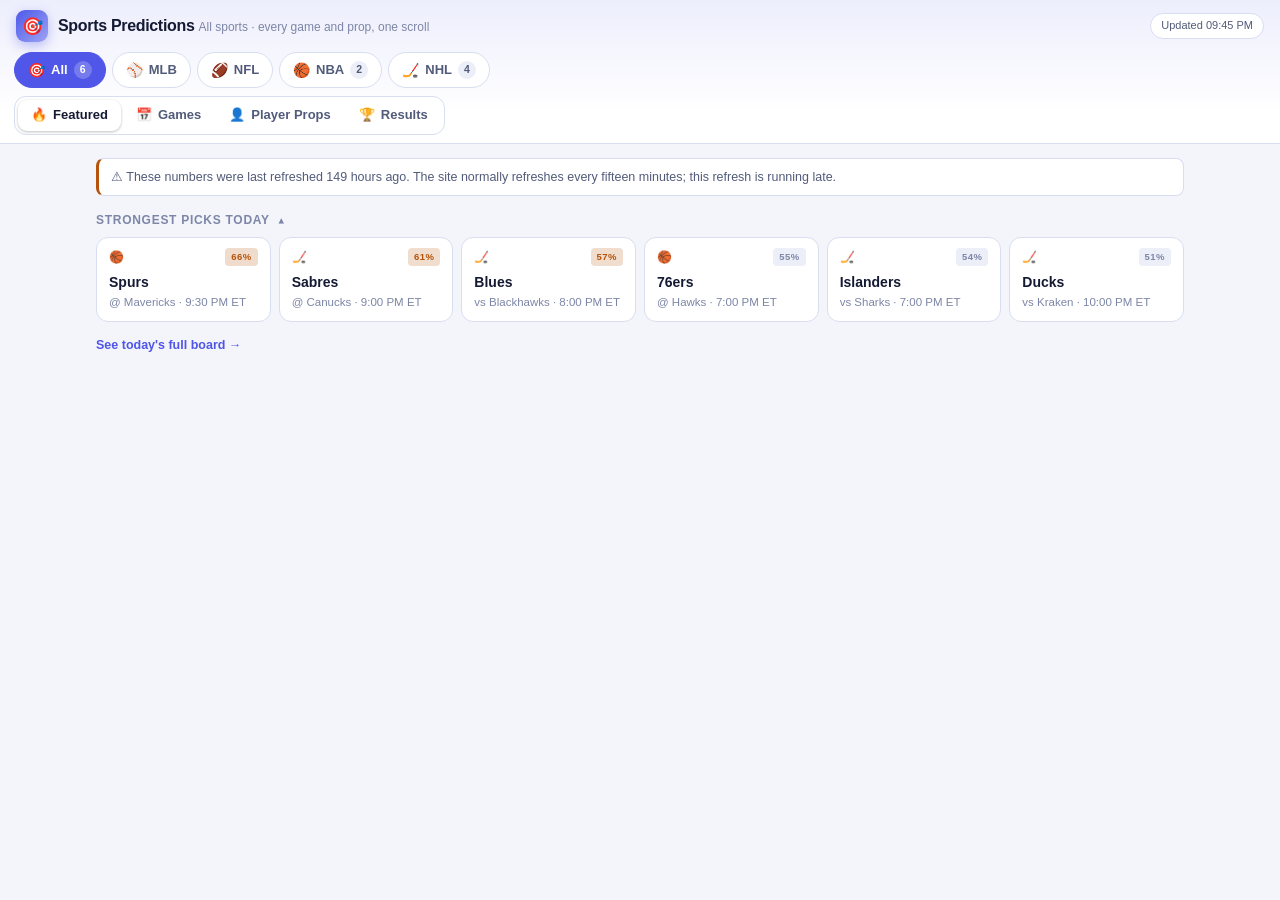
<file: index.html>
<!DOCTYPE html>
<html lang="en">
<head>
<meta charset="UTF-8">
<meta name="viewport" content="width=device-width, initial-scale=1.0, viewport-fit=cover">
<meta name="description" content="Game picks and player props for MLB, NFL, NBA and NHL, with a public track record for MLB, NFL, NBA and NHL, refreshed hourly.">
<meta name="color-scheme" content="dark light">
<title>Sports Predictions — MLB, NFL, NBA & NHL</title>
<link rel="icon" href="data:image/svg+xml,<svg xmlns=%22http://www.w3.org/2000/svg%22 viewBox=%220 0 16 16%22><text y=%2213%22 font-size=%2213%22>🎯</text></svg>">
<link rel="preload" as="script" href="assets/app.js?v=50f587cd">
<link rel="stylesheet" href="assets/app.css?v=50f587cd">
<style id="accent-style"></style>
</head>
<body>
<header class="top">
  <div class="brand">
    <span class="brand-mark" aria-hidden="true">🎯</span>
    <span>
      <span class="brand-name">Sports Predictions</span>
      <span class="brand-sub" id="brand-sub">Game picks and player props for MLB, NFL, NBA and NHL, with a public track record</span>
    </span>
    <span class="brand-spacer"></span>
    <span class="live-pill" id="live-pill">Loading…</span>
  </div>
  <nav class="sports" id="sports" role="tablist" aria-label="Sport"></nav>
  <nav class="views" id="views" role="tablist" aria-label="View"></nav>
</header>
<main class="wrap" id="main">
  <div class="games"><div class="skeleton"></div><div class="skeleton"></div><div class="skeleton"></div></div>
</main>
<script>
window.SP_LEAGUES=["mlb", "nfl", "nba", "nhl"];
window.SP_DEFAULT_LEAGUE="all";
</script>
<script src="data/nba.js"></script>
<script src="assets/app.js?v=50f587cd" defer></script>
</body>
</html>
</file>
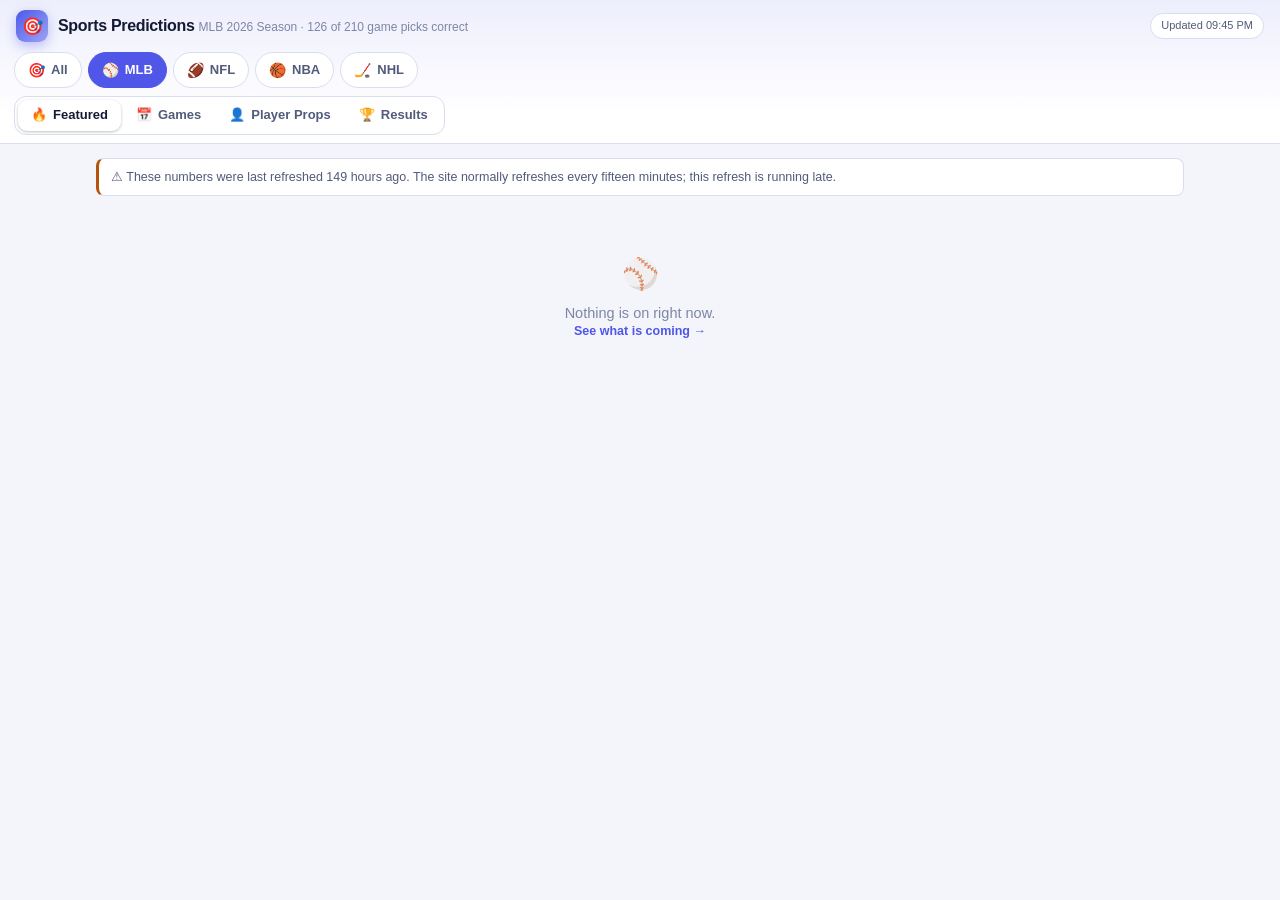
<file: mlb.html>
<!DOCTYPE html>
<html lang="en">
<head>
<meta charset="UTF-8">
<meta name="viewport" content="width=device-width, initial-scale=1.0, viewport-fit=cover">
<meta name="description" content="MLB game predictions and player prop projections.">
<meta name="color-scheme" content="dark light">
<title>Sports Predictions — MLB</title>
<link rel="icon" href="data:image/svg+xml,<svg xmlns=%22http://www.w3.org/2000/svg%22 viewBox=%220 0 16 16%22><text y=%2213%22 font-size=%2213%22>🎯</text></svg>">
<link rel="preload" as="script" href="assets/app.js?v=50f587cd">
<link rel="stylesheet" href="assets/app.css?v=50f587cd">
<style id="accent-style"></style>
</head>
<body>
<header class="top">
  <div class="brand">
    <span class="brand-mark" aria-hidden="true">🎯</span>
    <span>
      <span class="brand-name">Sports Predictions</span>
      <span class="brand-sub" id="brand-sub">Game picks and player props for MLB, NFL, NBA and NHL, with a public track record</span>
    </span>
    <span class="brand-spacer"></span>
    <span class="live-pill" id="live-pill">Loading…</span>
  </div>
  <nav class="sports" id="sports" role="tablist" aria-label="Sport"></nav>
  <nav class="views" id="views" role="tablist" aria-label="View"></nav>
</header>
<main class="wrap" id="main">
  <div class="games"><div class="skeleton"></div><div class="skeleton"></div><div class="skeleton"></div></div>
</main>
<script>
window.SP_LEAGUES=["mlb", "nfl", "nba", "nhl"];
window.SP_DEFAULT_LEAGUE="mlb";
</script>
<script src="data/mlb.js"></script>
<script src="assets/app.js?v=50f587cd" defer></script>
</body>
</html>
</file>
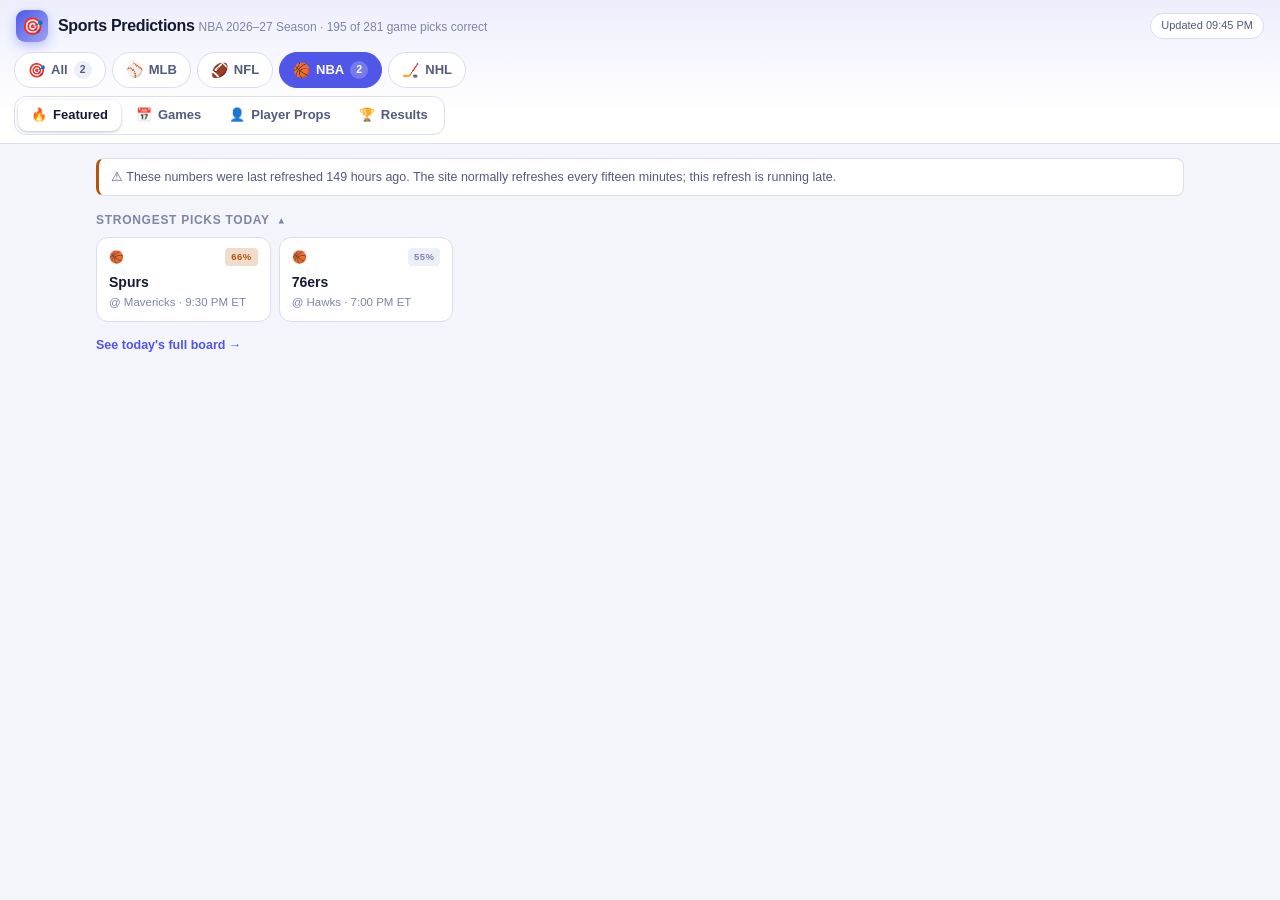
<file: nba.html>
<!DOCTYPE html>
<html lang="en">
<head>
<meta charset="UTF-8">
<meta name="viewport" content="width=device-width, initial-scale=1.0, viewport-fit=cover">
<meta name="description" content="NBA game predictions and player prop projections.">
<meta name="color-scheme" content="dark light">
<title>Sports Predictions — NBA</title>
<link rel="icon" href="data:image/svg+xml,<svg xmlns=%22http://www.w3.org/2000/svg%22 viewBox=%220 0 16 16%22><text y=%2213%22 font-size=%2213%22>🎯</text></svg>">
<link rel="preload" as="script" href="assets/app.js?v=50f587cd">
<link rel="stylesheet" href="assets/app.css?v=50f587cd">
<style id="accent-style"></style>
</head>
<body>
<header class="top">
  <div class="brand">
    <span class="brand-mark" aria-hidden="true">🎯</span>
    <span>
      <span class="brand-name">Sports Predictions</span>
      <span class="brand-sub" id="brand-sub">Game picks and player props for MLB, NFL, NBA and NHL, with a public track record</span>
    </span>
    <span class="brand-spacer"></span>
    <span class="live-pill" id="live-pill">Loading…</span>
  </div>
  <nav class="sports" id="sports" role="tablist" aria-label="Sport"></nav>
  <nav class="views" id="views" role="tablist" aria-label="View"></nav>
</header>
<main class="wrap" id="main">
  <div class="games"><div class="skeleton"></div><div class="skeleton"></div><div class="skeleton"></div></div>
</main>
<script>
window.SP_LEAGUES=["mlb", "nfl", "nba", "nhl"];
window.SP_DEFAULT_LEAGUE="nba";
</script>
<script src="data/nba.js"></script>
<script src="assets/app.js?v=50f587cd" defer></script>
</body>
</html>
</file>
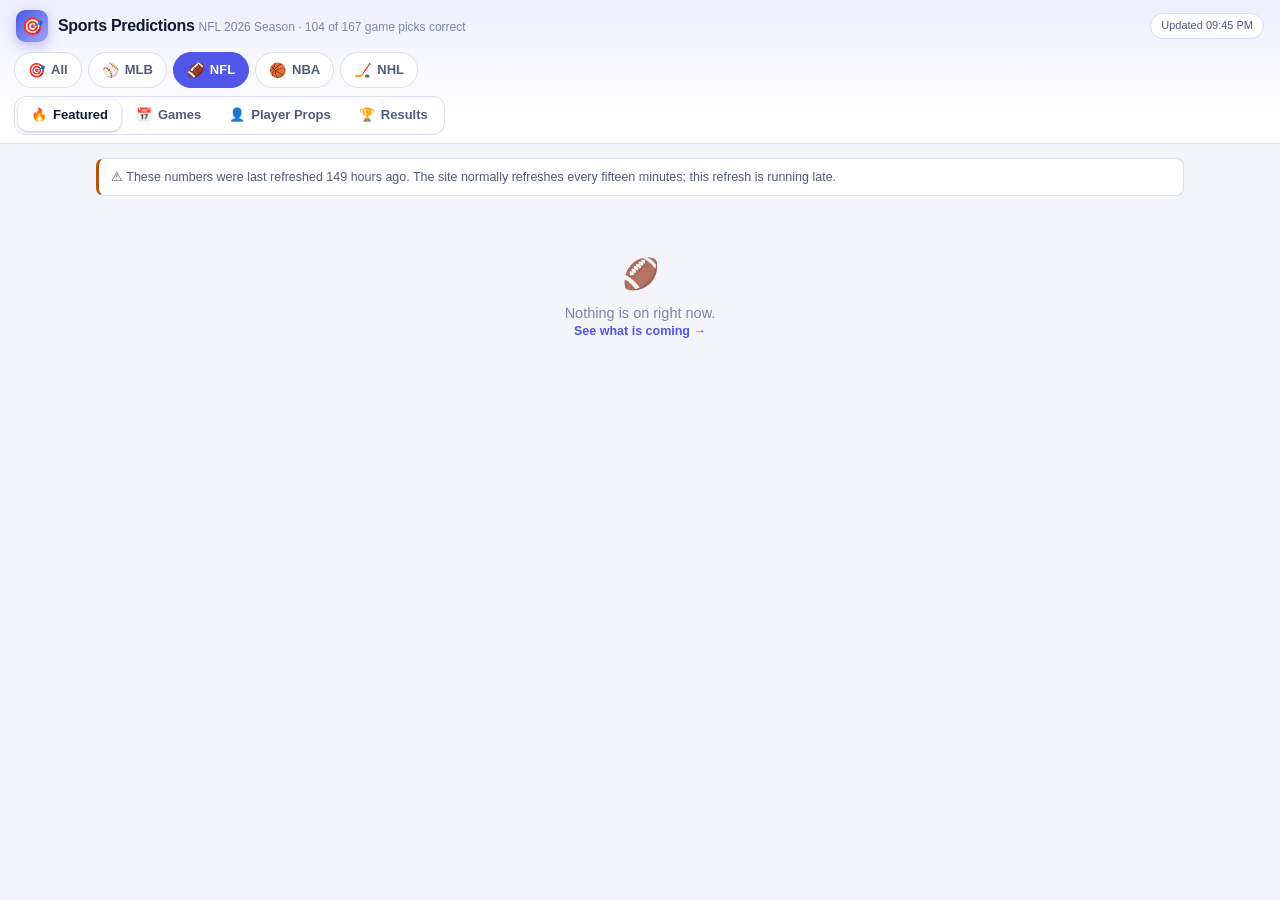
<file: nfl.html>
<!DOCTYPE html>
<html lang="en">
<head>
<meta charset="UTF-8">
<meta name="viewport" content="width=device-width, initial-scale=1.0, viewport-fit=cover">
<meta name="description" content="NFL game predictions and player prop projections.">
<meta name="color-scheme" content="dark light">
<title>Sports Predictions — NFL</title>
<link rel="icon" href="data:image/svg+xml,<svg xmlns=%22http://www.w3.org/2000/svg%22 viewBox=%220 0 16 16%22><text y=%2213%22 font-size=%2213%22>🎯</text></svg>">
<link rel="preload" as="script" href="assets/app.js?v=50f587cd">
<link rel="stylesheet" href="assets/app.css?v=50f587cd">
<style id="accent-style"></style>
</head>
<body>
<header class="top">
  <div class="brand">
    <span class="brand-mark" aria-hidden="true">🎯</span>
    <span>
      <span class="brand-name">Sports Predictions</span>
      <span class="brand-sub" id="brand-sub">Game picks and player props for MLB, NFL, NBA and NHL, with a public track record</span>
    </span>
    <span class="brand-spacer"></span>
    <span class="live-pill" id="live-pill">Loading…</span>
  </div>
  <nav class="sports" id="sports" role="tablist" aria-label="Sport"></nav>
  <nav class="views" id="views" role="tablist" aria-label="View"></nav>
</header>
<main class="wrap" id="main">
  <div class="games"><div class="skeleton"></div><div class="skeleton"></div><div class="skeleton"></div></div>
</main>
<script>
window.SP_LEAGUES=["mlb", "nfl", "nba", "nhl"];
window.SP_DEFAULT_LEAGUE="nfl";
</script>
<script src="data/nfl.js"></script>
<script src="assets/app.js?v=50f587cd" defer></script>
</body>
</html>
</file>
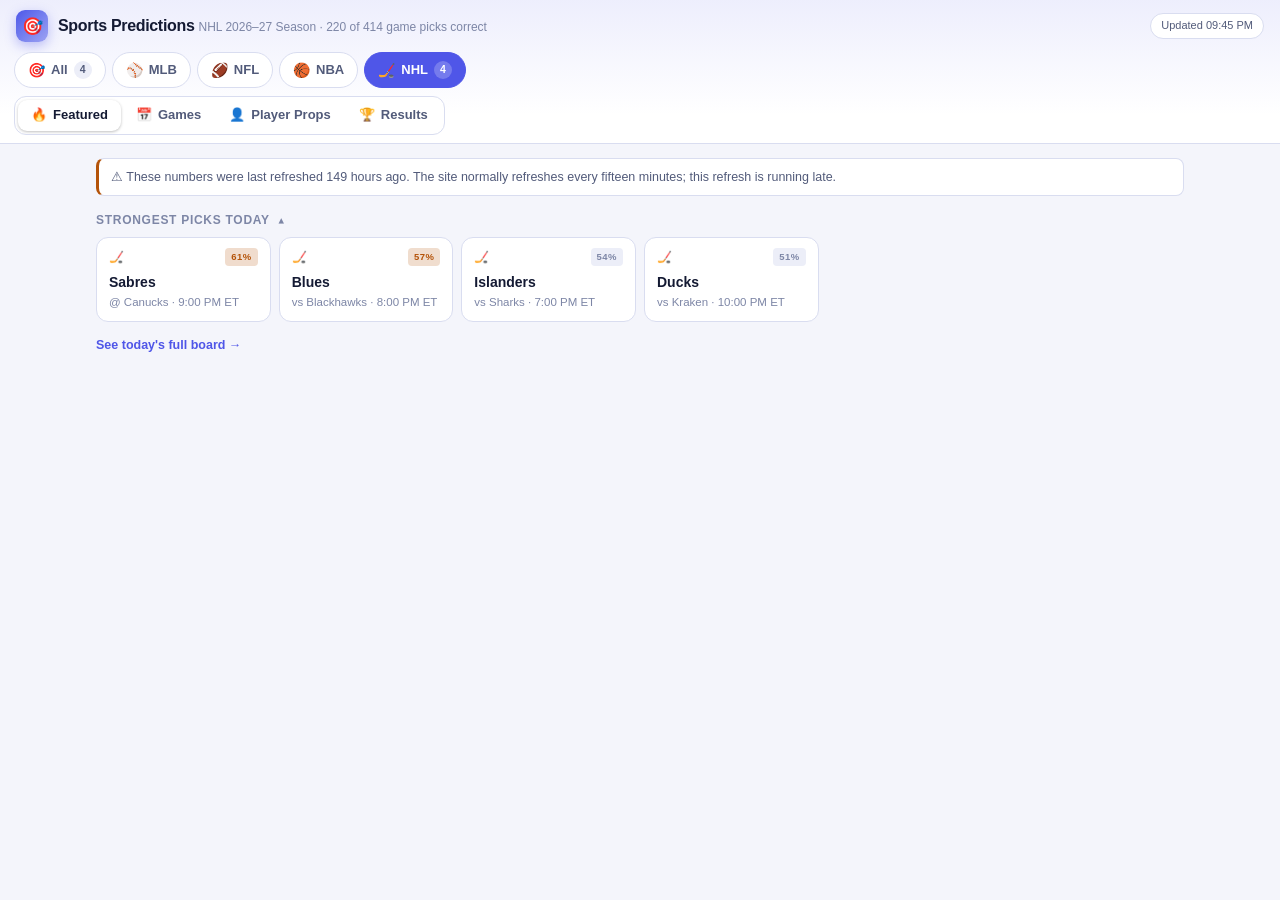
<file: nhl.html>
<!DOCTYPE html>
<html lang="en">
<head>
<meta charset="UTF-8">
<meta name="viewport" content="width=device-width, initial-scale=1.0, viewport-fit=cover">
<meta name="description" content="NHL game predictions and player prop projections.">
<meta name="color-scheme" content="dark light">
<title>Sports Predictions — NHL</title>
<link rel="icon" href="data:image/svg+xml,<svg xmlns=%22http://www.w3.org/2000/svg%22 viewBox=%220 0 16 16%22><text y=%2213%22 font-size=%2213%22>🎯</text></svg>">
<link rel="preload" as="script" href="assets/app.js?v=50f587cd">
<link rel="stylesheet" href="assets/app.css?v=50f587cd">
<style id="accent-style"></style>
</head>
<body>
<header class="top">
  <div class="brand">
    <span class="brand-mark" aria-hidden="true">🎯</span>
    <span>
      <span class="brand-name">Sports Predictions</span>
      <span class="brand-sub" id="brand-sub">Game picks and player props for MLB, NFL, NBA and NHL, with a public track record</span>
    </span>
    <span class="brand-spacer"></span>
    <span class="live-pill" id="live-pill">Loading…</span>
  </div>
  <nav class="sports" id="sports" role="tablist" aria-label="Sport"></nav>
  <nav class="views" id="views" role="tablist" aria-label="View"></nav>
</header>
<main class="wrap" id="main">
  <div class="games"><div class="skeleton"></div><div class="skeleton"></div><div class="skeleton"></div></div>
</main>
<script>
window.SP_LEAGUES=["mlb", "nfl", "nba", "nhl"];
window.SP_DEFAULT_LEAGUE="nhl";
</script>
<script src="data/nhl.js"></script>
<script src="assets/app.js?v=50f587cd" defer></script>
</body>
</html>
</file>
<file: assets/app.css>
/* Sports Predictions — shared stylesheet.
   One file for all four leagues, so the browser downloads and parses it once
   instead of re-reading an inline copy on every page.

   Palette: a deep green-slate ground with a teal accent; emerald for a hit,
   rose for a miss, amber for caution. Each league overrides --accent. */

:root {
  color-scheme: dark;
  --bg: #0a0e1a;
  --bg1: #111629;
  --bg2: #161c31;
  --bg3: #1e2640;
  --line: #283252;
  --line-soft: #202944;
  --text: #eef1fb;
  --muted: #a3adc9;
  --faint: #717c9d;
  --accent: #7c83ff;
  --good: #34d399;
  --bad: #fb7185;
  --warn: #fbbf24;
  --radius: 12px;
  --shadow: 0 6px 24px rgba(3, 6, 20, .45);
  --mono: ui-monospace, SFMono-Regular, "SF Mono", Menlo, monospace;
}

@media (prefers-color-scheme: light) {
  :root:not([data-theme="dark"]) {
    color-scheme: light;
    --bg: #f4f5fb; --bg1: #ffffff; --bg2: #ffffff; --bg3: #eceef8;
    --line: #d9ddf0; --line-soft: #e6e9f5;
    --text: #141a33; --muted: #525b7a; --faint: #7d86a6;
    --accent: #4f56e8; --good: #059669; --bad: #e11d48; --warn: #b45309;
    --shadow: 0 4px 16px rgba(20, 26, 51, .08);
  }
}

* { box-sizing: border-box; }
html { -webkit-text-size-adjust: 100%; }
body {
  margin: 0;
  background: var(--bg);
  background-image: radial-gradient(1200px 320px at 50% -80px, color-mix(in srgb, var(--accent) 18%, transparent), transparent 70%);
  background-repeat: no-repeat;
  color: var(--text);
  font: 14.5px/1.45 -apple-system, BlinkMacSystemFont, "Segoe UI", Roboto, Helvetica, Arial, sans-serif;
  padding-bottom: env(safe-area-inset-bottom, 0px);
}
a { color: var(--accent); }
button { font: inherit; color: inherit; background: none; border: none; cursor: pointer; }
[hidden] { display: none !important; }
:focus-visible { outline: 2px solid var(--accent); outline-offset: 2px; border-radius: 4px; }

/* ── Header ───────────────────────────────────────────────────────────── */
.top {
  position: sticky; top: 0; z-index: 50;
  /* No filter or transform here: either would make the phone's fixed
     bottom bar position itself inside the header instead of the viewport. */
  background: linear-gradient(180deg, color-mix(in srgb, var(--accent) 10%, var(--bg1)), var(--bg1) 80%);
  border-bottom: 1px solid var(--line);
  padding-top: env(safe-area-inset-top, 0px);
}
.brand {
  display: flex; align-items: center; gap: 10px;
  padding: 10px 16px 6px;
}
.brand-mark {
  font-size: 17px; line-height: 1; width: 32px; height: 32px; border-radius: 9px;
  display: inline-flex; align-items: center; justify-content: center;
  background: linear-gradient(135deg, var(--accent), color-mix(in srgb, var(--accent) 55%, #ffffff));
  box-shadow: 0 4px 12px color-mix(in srgb, var(--accent) 35%, transparent);
}
.brand-name { font-weight: 800; font-size: 16px; letter-spacing: -.02em; }
.brand-sub { color: var(--faint); font-size: 12px; }
.brand-spacer { flex: 1; }
.live-pill {
  font-size: 11px; color: var(--muted); font-variant-numeric: tabular-nums;
  border: 1px solid var(--line); border-radius: 999px; padding: 4px 10px;
  white-space: nowrap; background: var(--bg2);
}
.live-pill.on { color: var(--good); border-color: color-mix(in srgb, var(--good) 45%, transparent); }

/* Sports: a row of pills, each with today's game count. */
.sports { display: flex; gap: 6px; padding: 4px 14px 8px; overflow-x: auto; scrollbar-width: none; }
.sports::-webkit-scrollbar { display: none; }
.sport {
  flex: 0 0 auto; display: inline-flex; align-items: center; gap: 6px;
  min-height: 36px; padding: 0 13px; border-radius: 999px;
  font-size: 13px; font-weight: 700; color: var(--muted);
  border: 1px solid var(--line); background: var(--bg2);
  transition: color .15s, background .15s, border-color .15s;
}
.sport:hover { color: var(--text); border-color: color-mix(in srgb, var(--accent) 50%, var(--line)); }
.sport[aria-selected="true"] { background: var(--accent); border-color: var(--accent); color: #fff; }
.sport .em { font-size: 14px; }
.sport .sc {
  font-size: 10.5px; font-weight: 700; padding: 1px 6px; border-radius: 999px;
  background: var(--bg3); color: var(--muted); min-width: 18px; text-align: center;
}
.sport[aria-selected="true"] .sc { background: rgba(255, 255, 255, .22); color: #fff; }
.sport .sc:empty { display: none; }
.sport .sc.live::before { content: "●"; color: var(--good); margin-right: 3px; font-size: 8px; vertical-align: 1px; }
.sport[aria-selected="true"] .sc.live::before { color: #d8ffe9; }

/* Views: a segmented control. */
.views {
  display: flex; gap: 2px; margin: 0 14px 8px; padding: 3px; border-radius: 12px;
  background: var(--bg2); border: 1px solid var(--line); width: max-content; max-width: calc(100% - 28px);
  overflow-x: auto; scrollbar-width: none;
}
.views::-webkit-scrollbar { display: none; }
.view-tab {
  display: inline-flex; align-items: center; gap: 6px;
  padding: 6px 13px; border-radius: 9px; font-size: 13px; font-weight: 600;
  color: var(--muted); white-space: nowrap; transition: background .15s, color .15s;
}
.view-tab .vi { display: inline; font-size: 13px; }
.view-tab:hover { color: var(--text); }
.view-tab[aria-selected="true"] { background: var(--bg1); color: var(--text); box-shadow: 0 1px 3px rgba(0, 0, 0, .25); }

/* Category strip: the scrollable row of market groups a sportsbook puts
   under its tabs — passing, rushing, receiving, touchdowns. */
.catbar {
  display: flex; gap: 6px; margin: -6px 0 12px; padding-bottom: 2px;
  overflow-x: auto; scrollbar-width: none;
}
.catbar::-webkit-scrollbar { display: none; }
.cat {
  display: inline-flex; align-items: center; gap: 6px; white-space: nowrap;
  padding: 5px 12px; border-radius: 999px; font-size: 12.5px; font-weight: 600;
  color: var(--muted); background: var(--bg2); border: 1px solid var(--line);
}
.cat:hover { color: var(--text); }
.cat[aria-pressed="true"] { background: var(--accent); border-color: var(--accent); color: #fff; }
.cat .n { font-size: 10.5px; font-weight: 700; color: var(--faint); }
.cat[aria-pressed="true"] .n { color: rgba(255, 255, 255, .75); }

/* Lobby: each block is a door into the section holding the rest. */
.more-link { margin: -2px 0 16px; font-size: 12.5px; }
.more-link a { color: var(--accent); font-weight: 600; text-decoration: none; }
.more-link a:hover { text-decoration: underline; }
.live-title { color: var(--good); }


/* Section rail: the one control at the top of a section — which day on
   Games, which half of the record on Results. Reads as tabs, not filters,
   and never folds away. */
.rail {
  display: flex; gap: 4px; margin: 2px 0 14px; padding: 3px; border-radius: 10px;
  background: var(--bg2); border: 1px solid var(--line);
  width: max-content; max-width: 100%; overflow-x: auto; scrollbar-width: none;
}
.rail::-webkit-scrollbar { display: none; }
.rail-tab {
  display: inline-flex; align-items: center; gap: 7px; white-space: nowrap;
  padding: 7px 14px; border-radius: 8px; font-size: 13px; font-weight: 600;
  color: var(--muted); transition: background .15s, color .15s;
}
.rail-tab:hover { color: var(--text); }
.rail-tab[aria-selected="true"] { background: var(--bg1); color: var(--text); box-shadow: 0 1px 3px rgba(0, 0, 0, .18); }
.rail-tab .n {
  font-size: 11px; font-weight: 700; color: var(--faint); background: var(--bg3);
  border-radius: 999px; padding: 1px 7px; min-width: 20px; text-align: center;
}
.rail-tab[aria-selected="true"] .n { background: var(--accent); color: #fff; }
.rail-tab.live .n, .rail-tab.live[aria-selected="true"] .n { background: var(--good); color: #fff; }
.rail-tab.live[aria-selected="true"] { color: var(--good); }

/* Jump bar (All · Today) and back-to-top. */
.jump { display: flex; flex-wrap: wrap; gap: 6px; margin: 4px 0 12px; }
.jump .chip { gap: 6px; }
.jump .chip b { font-weight: 700; }
.jump .chip .n { color: var(--faint); font-weight: 600; }
.totop {
  position: fixed; right: 16px; bottom: calc(18px + env(safe-area-inset-bottom, 0px)); z-index: 55;
  width: 42px; height: 42px; border-radius: 50%; background: var(--accent); color: #fff;
  font-size: 18px; box-shadow: var(--shadow); opacity: 0; pointer-events: none; transition: opacity .2s;
}
.totop.show { opacity: 1; pointer-events: auto; }
.section-title[id] { scroll-margin-top: 140px; }

.lg-chip { font-size: 12px; margin-right: 5px; }
.lock { font-size: 11px; opacity: .8; }
.count-inline { font-weight: 500; color: var(--faint); margin-left: 4px; }
.game.done .row-bar { opacity: .7; }

/* Overview strip */
.strip { display: grid; grid-template-columns: repeat(auto-fill, minmax(168px, 1fr)); gap: 8px; margin-bottom: 6px; }
.pick-card {
  background: var(--bg1); border: 1px solid var(--line); border-radius: var(--radius); padding: 10px 12px;
  cursor: pointer; transition: border-color .15s, transform .15s;
}
.pick-card:hover { border-color: var(--accent); transform: translateY(-1px); }
.pc-top { display: flex; justify-content: space-between; align-items: center; margin-bottom: 6px; }
.pc-team { font-weight: 700; font-size: 14px; }
.pc-sub { font-size: 11.5px; color: var(--faint); margin-top: 2px; }

/* ── Layout ───────────────────────────────────────────────────────────── */
.wrap { max-width: 1120px; margin: 0 auto; padding: 14px 16px 60px; }
.row-gap > * + * { margin-top: 8px; }
.section-title { font-size: 12px; font-weight: 700; letter-spacing: .06em; text-transform: uppercase; color: var(--faint); margin: 20px 0 8px; }
.section-title:first-child { margin-top: 4px; }

/* ── Collapsible sections ─────────────────────────────────────────────── */
details.sec { margin: 0; }
details.sec > summary {
  list-style: none; cursor: pointer; display: flex; align-items: center; gap: 8px;
  padding: 6px 0; user-select: none; -webkit-tap-highlight-color: transparent;
}
details.sec > summary::-webkit-details-marker { display: none; }
details.sec > summary .section-title { margin: 0; }
details.sec > summary .chev { color: var(--faint); font-size: 11px; transition: transform .15s; }
details.sec > summary:hover .section-title { color: var(--muted); }
details.sec[open] > summary .chev { transform: rotate(180deg); }
details.sec > .sec-body { padding: 2px 0 10px; }
details.sec:not([open]) { border-bottom: 1px solid var(--line-soft); }

/* ── Sortable headings ────────────────────────────────────────────────── */
table.grid th { cursor: pointer; user-select: none; white-space: nowrap; }
table.grid th:hover { color: var(--text); }
table.grid th[aria-sort="ascending"]::after { content: ' ▲'; font-size: 9px; }
table.grid th[aria-sort="descending"]::after { content: ' ▼'; font-size: 9px; }

/* ── Toolbar ──────────────────────────────────────────────────────────── */
.toolbar {
  display: flex; flex-wrap: wrap; gap: 10px 14px; align-items: center;
  background: var(--bg1); border: 1px solid var(--line); border-radius: var(--radius);
  padding: 9px 12px; margin-bottom: 12px;
}
/* Filters fold away at every width now: the rail above decides what the
   page is about, and these only narrow it. The badge says how many are on. */
.toolbar-body { display: none; }
.toolbar.open .toolbar-body { display: contents; }
.filter-toggle {
  display: inline-flex; align-items: center; gap: 7px; min-height: 34px;
  padding: 0 12px; border-radius: 8px; font-size: 12.5px; font-weight: 600;
  color: var(--muted); background: var(--bg2); border: 1px solid var(--line);
}
.filter-toggle:hover { color: var(--text); }
.toolbar.open .filter-toggle { background: var(--bg3); color: var(--text); }
.ft-badge {
  background: var(--accent); color: #fff; border-radius: 999px;
  font-size: 10.5px; padding: 1px 6px; font-weight: 700;
}
.count-mobile { display: inline; margin-left: auto; }
.count-wide { display: none; }
.fgroup { display: flex; align-items: center; gap: 5px; flex-wrap: wrap; }
.flabel { font-size: 11px; text-transform: uppercase; letter-spacing: .05em; color: var(--faint); margin-right: 2px; }
.chip {
  padding: 5px 12px; border-radius: 999px; font-size: 12.5px; font-weight: 600;
  color: var(--muted); border: 1px solid var(--line); background: var(--bg2);
  min-height: 30px;
}
.chip[aria-pressed="true"] { background: var(--accent); border-color: var(--accent); color: #fff; }
.search, select.search {
  background: var(--bg2); border: 1px solid var(--line); color: var(--text);
  border-radius: 7px; padding: 5px 9px; font-size: 13px; min-width: 150px; max-width: 100%;
}
.count { margin-left: auto; font-size: 12px; color: var(--faint); font-variant-numeric: tabular-nums; }

/* ── Game rows ────────────────────────────────────────────────────────── */
.games { display: flex; flex-direction: column; gap: 7px; }
.game {
  background: var(--bg1); border: 1px solid var(--line); border-radius: var(--radius);
  overflow: hidden; contain: layout style; transition: border-color .15s;
}
.game.live { border-color: color-mix(in srgb, var(--good) 45%, var(--line)); }
.game:hover { border-color: color-mix(in srgb, var(--accent) 45%, var(--line)); }
.game-head {
  display: grid;
  grid-template-columns: 58px minmax(0, 1fr) 210px 22px;
  gap: 10px; align-items: center; width: 100%;
  padding: 10px 12px; text-align: left;
}
.game-head:hover { background: var(--bg2); }
.gdate { font-size: 11px; color: var(--faint); font-variant-numeric: tabular-nums; }
.teams { display: grid; grid-template-columns: 1fr auto 1fr; gap: 8px; align-items: center; min-width: 0; }
.team { min-width: 0; display: flex; flex-direction: column; gap: 1px; }
.team.right { text-align: right; align-items: flex-end; }
.tname { font-weight: 600; font-size: 13.5px; overflow: hidden; text-overflow: ellipsis; white-space: nowrap; max-width: 100%; }
.t-short { display: none; }
.team.pick .tname { color: var(--accent); }
.team.won .tname { color: var(--good); }
.team.lost .tname { color: var(--faint); }
.trec { font-size: 11px; color: var(--faint); font-variant-numeric: tabular-nums; }
.center { text-align: center; min-width: 74px; }
.score { font-size: 16px; font-weight: 700; font-variant-numeric: tabular-nums; letter-spacing: -.02em; }
.score.live { color: var(--good); }
.slabel { display: block; font-size: 10px; letter-spacing: .08em; color: var(--faint); }
.gtime { font-size: 12.5px; color: var(--muted); font-variant-numeric: tabular-nums; }
.gstatus { display: block; font-size: 10.5px; color: var(--good); margin-top: 1px; }

.meta { display: flex; flex-direction: column; gap: 5px; min-width: 0; }
.bar { display: flex; height: 4px; border-radius: 3px; overflow: hidden; background: var(--bg3); }
.bar i { display: block; height: 100%; }
.bar .a { background: var(--faint); }
.bar .h { background: linear-gradient(90deg, color-mix(in srgb, var(--accent) 70%, var(--bg3)), var(--accent)); }
.metarow { display: flex; flex-wrap: wrap; align-items: center; gap: 6px; font-size: 11.5px; min-width: 0; }
.pick { color: var(--muted); overflow: hidden; text-overflow: ellipsis; white-space: nowrap; }
.pick b { color: var(--text); font-weight: 600; }
.tag {
  font-size: 9.5px; font-weight: 700; letter-spacing: .05em; padding: 2px 6px;
  border-radius: 4px; white-space: nowrap;
}
.tag.high { background: color-mix(in srgb, var(--good) 20%, transparent); color: var(--good); }
.tag.med  { background: color-mix(in srgb, var(--warn) 20%, transparent); color: var(--warn); }
.tag.low  { background: var(--bg3); color: var(--faint); }
.tag.ok   { background: color-mix(in srgb, var(--good) 22%, transparent); color: var(--good); }
.tag.no   { background: color-mix(in srgb, var(--bad) 22%, transparent); color: var(--bad); }
.tag.live { background: color-mix(in srgb, var(--good) 22%, transparent); color: var(--good); }
.tag.props { background: color-mix(in srgb, var(--accent) 20%, transparent); color: var(--accent); }
/* The spread and total, the way a book writes them: quieter than the pick
   itself, which is still the headline on the row. */
.tag.line { background: var(--bg3); color: var(--text); font-variant-numeric: tabular-nums; }
.chev { color: var(--faint); font-size: 11px; transition: transform .15s; justify-self: end; }
.game[data-open="1"] .chev { transform: rotate(180deg); }

/* ── Expanded detail ──────────────────────────────────────────────────── */
.detail { border-top: 1px solid var(--line-soft); background: var(--bg2); padding: 12px; }
.dtabs { display: flex; gap: 4px; margin-bottom: 12px; flex-wrap: wrap; }
.dtab {
  padding: 4px 11px; border-radius: 7px; font-size: 12px; font-weight: 600;
  color: var(--muted); background: var(--bg3);
}
.dtab[aria-selected="true"] { background: var(--accent); color: #fff; }
.panel { display: grid; gap: 14px; }

.cards { display: grid; grid-template-columns: repeat(auto-fit, minmax(128px, 1fr)); gap: 8px; }
.card { background: var(--bg1); border: 1px solid var(--line); border-radius: 8px; padding: 9px 11px; }
.card .k { font-size: 10.5px; text-transform: uppercase; letter-spacing: .05em; color: var(--faint); }
.card .v { font-size: 17px; font-weight: 700; font-variant-numeric: tabular-nums; margin-top: 2px; }
.card .n { font-size: 11px; color: var(--faint); margin-top: 1px; }

table.grid { width: 100%; border-collapse: collapse; font-size: 12.5px; }
table.grid th {
  text-align: left; font-size: 10.5px; text-transform: uppercase; letter-spacing: .05em;
  color: var(--faint); font-weight: 600; padding: 6px 8px; border-bottom: 1px solid var(--line);
  position: sticky; top: 0; background: var(--bg2);
}
table.grid td { padding: 6px 8px; border-bottom: 1px solid var(--line-soft); font-variant-numeric: tabular-nums; }
table.grid tr:last-child td { border-bottom: none; }
.num, table.grid th.num { text-align: right; }
table.grid th.mid { text-align: center; }

/* ── Team / player lookup ─────────────────────────────────────────────── */
.lookup { position: relative; margin-bottom: 12px; }
.lookup .search { width: 100%; min-height: 40px; font-size: 14px; }
.lookup-results {
  position: absolute; left: 0; right: 0; top: 100%; z-index: 20;
  background: var(--bg1); border: 1px solid var(--line); border-radius: 8px; box-shadow: var(--shadow);
  max-height: 320px; overflow-y: auto;
}
.lookup-item { display: flex; align-items: center; gap: 8px; width: 100%; padding: 8px 12px; text-align: left; font-size: 13px; }
.lookup-item:hover, .lookup-item:focus { background: var(--bg3); }
.lookup-item .kind { margin-left: auto; font-size: 10.5px; color: var(--faint); text-transform: uppercase; letter-spacing: .05em; }
.lookup-panel { background: var(--bg1); border: 1px solid var(--line); border-radius: var(--radius); padding: 12px; margin-bottom: 14px; }
.lookup-head { display: flex; align-items: center; gap: 10px; margin-bottom: 10px; }
.lookup-head h2 { margin: 0; font-size: 17px; }
.lookup-head .close { margin-left: auto; color: var(--muted); font-size: 18px; padding: 4px 8px; }
.lookup-sub { color: var(--faint); font-size: 12.5px; }
.linkish { color: var(--accent); font-weight: 600; padding: 0; text-align: left; }
.linkish:hover { text-decoration: underline; }
.mid { text-align: center; }
.better { color: var(--good); font-weight: 600; }
.worse { color: var(--faint); }
.scroll-x { overflow-x: auto; }

.drivers { display: flex; flex-direction: column; gap: 6px; }
.driver { display: grid; grid-template-columns: minmax(0, 1fr) 96px; gap: 10px; align-items: center; font-size: 12.5px; }
.driver .dname { color: var(--muted); overflow: hidden; text-overflow: ellipsis; white-space: nowrap; }
.dbar { position: relative; height: 6px; background: var(--bg3); border-radius: 3px; }
.dbar::before {
  content: ""; position: absolute; left: 50%; top: -2px; width: 1px; height: 10px;
  background: var(--line); transform: translateX(-.5px);
}
.dbar i { position: absolute; top: 0; height: 100%; border-radius: 3px; }
.dbar i.pos { left: 50%; background: var(--accent); }
.dbar i.neg { right: 50%; background: var(--faint); }

/* ── Players & props ──────────────────────────────────────────────────── */
.players { display: flex; flex-direction: column; gap: 6px; }
.player { background: var(--bg1); border: 1px solid var(--line); border-radius: 8px; overflow: hidden; }
.player-head {
  display: flex; align-items: center; gap: 9px; width: 100%; padding: 8px 11px; text-align: left;
}
.player-head:hover { background: var(--bg3); }
.pshot {
  width: 30px; height: 30px; border-radius: 50%; background: var(--bg3);
  object-fit: cover; flex: 0 0 auto;
}
.pinfo { display: flex; flex-direction: column; gap: 1px; min-width: 0; }
.pname { font-weight: 600; font-size: 13px; }
.pmeta { font-size: 11px; color: var(--faint); }
.pspacer { flex: 1; }
.pbest { font-size: 11.5px; color: var(--muted); text-align: right; white-space: nowrap; }
.pbest b { color: var(--text); }
.prop-list { border-top: 1px solid var(--line-soft); padding: 4px 0; }
.prop {
  display: grid; grid-template-columns: minmax(0, 1.25fr) 132px minmax(0, 1fr) 84px;
  gap: 8px; align-items: center; padding: 7px 11px; font-size: 12.5px;
}
.prop-nums { display: grid; grid-template-columns: 1fr 1fr; gap: 8px; }
.prop + .prop { border-top: 1px solid var(--line-soft); }
.prop-name { color: var(--text); font-weight: 600; overflow: hidden; text-overflow: ellipsis; white-space: nowrap; }
.prop-sub { display: block; font-weight: 400; font-size: 10.5px; color: var(--faint); }
.prop-num { text-align: right; font-variant-numeric: tabular-nums; }
.prop-num .lbl { display: block; font-size: 9.5px; text-transform: uppercase; letter-spacing: .04em; color: var(--faint); }
.prop-range { position: relative; height: 5px; background: var(--bg3); border-radius: 3px; min-width: 60px; }
.prop-range i { position: absolute; top: 0; height: 100%; background: color-mix(in srgb, var(--accent) 55%, transparent); border-radius: 3px; }
.prop-range u { position: absolute; top: -3px; width: 2px; height: 11px; background: var(--text); border-radius: 1px; }
.prop-pick { display: flex; align-items: center; justify-content: flex-end; gap: 5px; white-space: nowrap; }
.pickdir { font-size: 11.5px; font-weight: 700; }
.pickdir.over { color: var(--good); }
.pickdir.under { color: var(--bad); }
.prop-live {
  display: inline-block; margin-left: 6px; padding: 1px 6px; border-radius: 4px;
  font-size: 10px; font-weight: 700; letter-spacing: .03em; vertical-align: middle;
}
.prop-live.live { background: color-mix(in srgb, var(--good) 22%, transparent); color: var(--good); }
.prop-live.ok { background: color-mix(in srgb, var(--good) 22%, transparent); color: var(--good); }
.prop-live.no { background: color-mix(in srgb, var(--bad) 22%, transparent); color: var(--bad); }
.prop.right { background: color-mix(in srgb, var(--good) 7%, transparent); }
.prop.wrong { background: color-mix(in srgb, var(--bad) 7%, transparent); }
.prop.pending .prop-name, .prop.pending .prop-num { color: var(--muted); }
.prop .blank { color: var(--faint); }
.src {
  display: block; font-size: 9.5px; font-weight: 600; letter-spacing: .03em;
  text-transform: uppercase; margin-top: 1px; white-space: nowrap;
}
.src.book { color: var(--accent); }
.src.model { color: var(--faint); }
table.grid .src { display: inline; }
/* live progress against the line: bar with the line marked, then words */
.prop-progress-slot:empty { display: none; }
.prop-progress-slot { grid-column: 1 / -1; }
.prop-progress { display: flex; align-items: center; gap: 10px; font-size: 11.5px; color: var(--muted); min-width: 0; }
.prop-progress .pbar { position: relative; flex: 0 0 120px; height: 7px; background: var(--bg3); border-radius: 4px; overflow: visible; }
.prop-progress .pbar i { position: absolute; left: 0; top: 0; height: 100%; border-radius: 4px; background: var(--accent); transition: width .4s ease; }
.prop-progress .pbar u { position: absolute; top: -3px; width: 2px; height: 13px; background: var(--text); border-radius: 1px; }
.prop-progress .ptext { white-space: nowrap; overflow: hidden; text-overflow: ellipsis; }
.prop-progress .ptext b { color: var(--text); font-variant-numeric: tabular-nums; }
.prop-progress.win .pbar i, .prop-progress.lead .pbar i { background: var(--good); }
.prop-progress.win .ptext, .prop-progress.lead .ptext { color: var(--good); }
.prop-progress.lose .pbar i { background: var(--bad); }
.prop-progress.lose .ptext { color: var(--bad); }
.prop-progress.push .ptext { color: var(--faint); }
.prop-progress.live .pbar i { animation: pulse 2s ease-in-out infinite; }
@keyframes pulse { 0%, 100% { opacity: 1; } 50% { opacity: .55; } }
table.grid .prop-progress .pbar { flex-basis: 90px; }
.tag.live-tag { background: color-mix(in srgb, var(--good) 20%, transparent); color: var(--good); }
.live-dot {
  position: absolute; top: -3px; width: 11px; height: 11px; margin-left: -5px;
  border-radius: 50%; background: var(--good); border: 2px solid var(--bg1);
}
.inj-grid { display: grid; grid-template-columns: 1fr 1fr; gap: 12px; }
.inj-head { font-size: 12px; font-weight: 700; color: var(--muted); margin-bottom: 6px; }
.inj-row { font-size: 12.5px; padding: 4px 0; border-bottom: 1px solid var(--line-soft); }
.inj-row:last-child { border-bottom: none; }
.inj-detail { display: block; font-size: 11px; color: var(--faint); margin-top: 1px; }
.delta { font-size: 10.5px; }
.delta.up { color: var(--good); }
.delta.down { color: var(--bad); }

/* ── Empty / notices ──────────────────────────────────────────────────── */
.empty { text-align: center; padding: 46px 18px; color: var(--faint); }
.empty .icon { display: block; font-size: 30px; margin-bottom: 8px; opacity: .7; }
.note {
  background: var(--bg1); border: 1px solid var(--line); border-left: 3px solid var(--accent);
  border-radius: 8px; padding: 9px 12px; font-size: 12.5px; color: var(--muted); margin-bottom: 10px;
}
.note.warn { border-left-color: var(--warn); }
.card .v a { color: var(--accent); text-decoration: none; font-size: 14px; }
.explain {
  background: var(--bg1); border: 1px solid var(--line); border-radius: 8px;
  padding: 0 12px; margin-bottom: 12px; font-size: 12.5px; color: var(--muted);
}
.explain summary {
  cursor: pointer; padding: 10px 0; font-weight: 600; color: var(--text);
  list-style: none; min-height: 40px; display: flex; align-items: center;
}
.explain summary::-webkit-details-marker { display: none; }
.explain summary::before { content: "▸ "; color: var(--faint); margin-right: 6px; }
.explain[open] summary::before { content: "▾ "; }
.explain p { margin: 0 0 12px; line-height: 1.5; }

.skeleton { height: 62px; border-radius: var(--radius); background: linear-gradient(90deg, var(--bg1), var(--bg2), var(--bg1)); background-size: 200% 100%; animation: sk 1.2s infinite; }
@keyframes sk { 0% { background-position: 200% 0; } 100% { background-position: -200% 0; } }
.flash { animation: fl .7s ease-out; }
@keyframes fl { from { background: color-mix(in srgb, var(--good) 22%, transparent); } }

/* ── Model view ───────────────────────────────────────────────────────── */
.curve { width: 100%; height: 132px; display: block; }
.curve .axis { stroke: var(--line); stroke-width: 1; }
.curve .line { fill: none; stroke: var(--accent); stroke-width: 2; }
.curve .ref { stroke: var(--faint); stroke-dasharray: 3 3; stroke-width: 1; }
.legend { display: flex; gap: 14px; flex-wrap: wrap; font-size: 11.5px; color: var(--faint); margin-top: 6px; }

/* ── Responsive ───────────────────────────────────────────────────────── */
@media (max-width: 760px) {
  /* Nicknames only: full names cannot fit two to a row on a phone. */
  .t-full { display: none; }
  .t-short { display: inline; }

  .brand { padding: 8px 14px 6px; }
  .sports { gap: 6px; padding: 4px 12px 8px; }

  /* Views move to a thumb-reachable bottom bar. */
  .views {
    position: fixed; left: 0; right: 0; bottom: 0; z-index: 60; margin: 0; width: auto; max-width: none;
    background: color-mix(in srgb, var(--bg1) 94%, transparent); backdrop-filter: blur(10px); -webkit-backdrop-filter: blur(10px);
    border: none; border-top: 1px solid var(--line); border-radius: 0;
    padding: 4px 4px calc(4px + env(safe-area-inset-bottom, 0px)); gap: 0;
    justify-content: space-around;
  }
  .view-tab[aria-selected="true"] { box-shadow: none; }
  .totop { bottom: calc(76px + env(safe-area-inset-bottom, 0px)); right: 12px; }
  .view-tab {
    flex: 1 1 0; min-height: 50px; padding: 4px 2px; border-radius: 8px;
    display: flex; flex-direction: column; align-items: center; justify-content: center; gap: 2px;
    font-size: 10.5px; font-weight: 600;
  }
  .view-tab .vi { display: block; font-size: 17px; line-height: 1; }
  .view-tab[aria-selected="true"] { background: none; color: var(--accent); }
  .wrap { padding-bottom: calc(76px + env(safe-area-inset-bottom, 0px)) !important; }
  .strip { grid-template-columns: repeat(auto-fill, minmax(150px, 1fr)); }
  .rail { width: auto; }
  .rail-tab { flex: 1 1 0; justify-content: center; padding: 8px 6px; font-size: 12.5px; gap: 5px; }
  .rail-tab .n { padding: 1px 5px; min-width: 0; }

  .filter-toggle { min-height: 40px; margin: -4px 0; font-size: 13px; }
  .toolbar { gap: 8px; padding: 8px 10px; }
  .toolbar-body { width: 100%; flex-direction: column; align-items: stretch; gap: 10px; }
  .toolbar.open .toolbar-body { display: flex; }
  .count-wide { display: none; }
  .fgroup { gap: 6px; }
  .chip { min-height: 38px; padding: 0 14px; display: inline-flex; align-items: center; }
  .search, select.search { min-height: 40px; width: 100%; font-size: 16px; }

  .game-head {
    grid-template-columns: minmax(0, 1fr) 22px;
    grid-template-areas: "teams chev" "meta meta";
    row-gap: 9px; padding: 11px 12px;
  }
  .gdate { display: none; }
  .teams { grid-area: teams; grid-template-columns: 1fr auto 1fr; }
  .meta { grid-area: meta; }
  .chev { grid-area: chev; align-self: center; font-size: 13px; }
  .tname { font-size: 15px; }
  .center { min-width: 66px; }
  .gtime { font-size: 12px; }
  .metarow { flex-wrap: wrap; gap: 5px 7px; }

  .dtab { min-height: 38px; display: inline-flex; align-items: center; padding: 0 13px; }
  .player-head { padding: 11px; min-height: 52px; }
  .prop {
    grid-template-columns: minmax(0, 1fr) auto;
    grid-template-areas: "name pick" "nums pick";
    row-gap: 4px; padding: 10px 12px;
  }
  .prop-name { grid-area: name; }
  .prop-pick { grid-area: pick; flex-direction: column; align-items: flex-end; gap: 3px; }
  .prop-range { display: none; }
  .prop-progress .pbar { flex-basis: 80px; }
  .prop-nums { grid-area: nums; display: flex; gap: 14px; }
  .prop-num { text-align: left; }
  .prop-num .lbl { display: inline; margin-right: 4px; }

  .cards { grid-template-columns: repeat(auto-fit, minmax(140px, 1fr)); }
  .inj-grid { grid-template-columns: 1fr; }
  .wrap { padding: 12px 14px 48px; }
  table.grid th, table.grid td { padding: 8px 7px; }
}
@media (max-width: 420px) {
  .brand-sub { display: none; }
  .card .v { font-size: 16px; }
  .cards { grid-template-columns: 1fr 1fr; }
  .tname { font-size: 14.5px; }
}
@media (prefers-reduced-motion: reduce) {
  *, *::before, *::after { animation-duration: .001ms !important; transition-duration: .001ms !important; }
}
</file>
